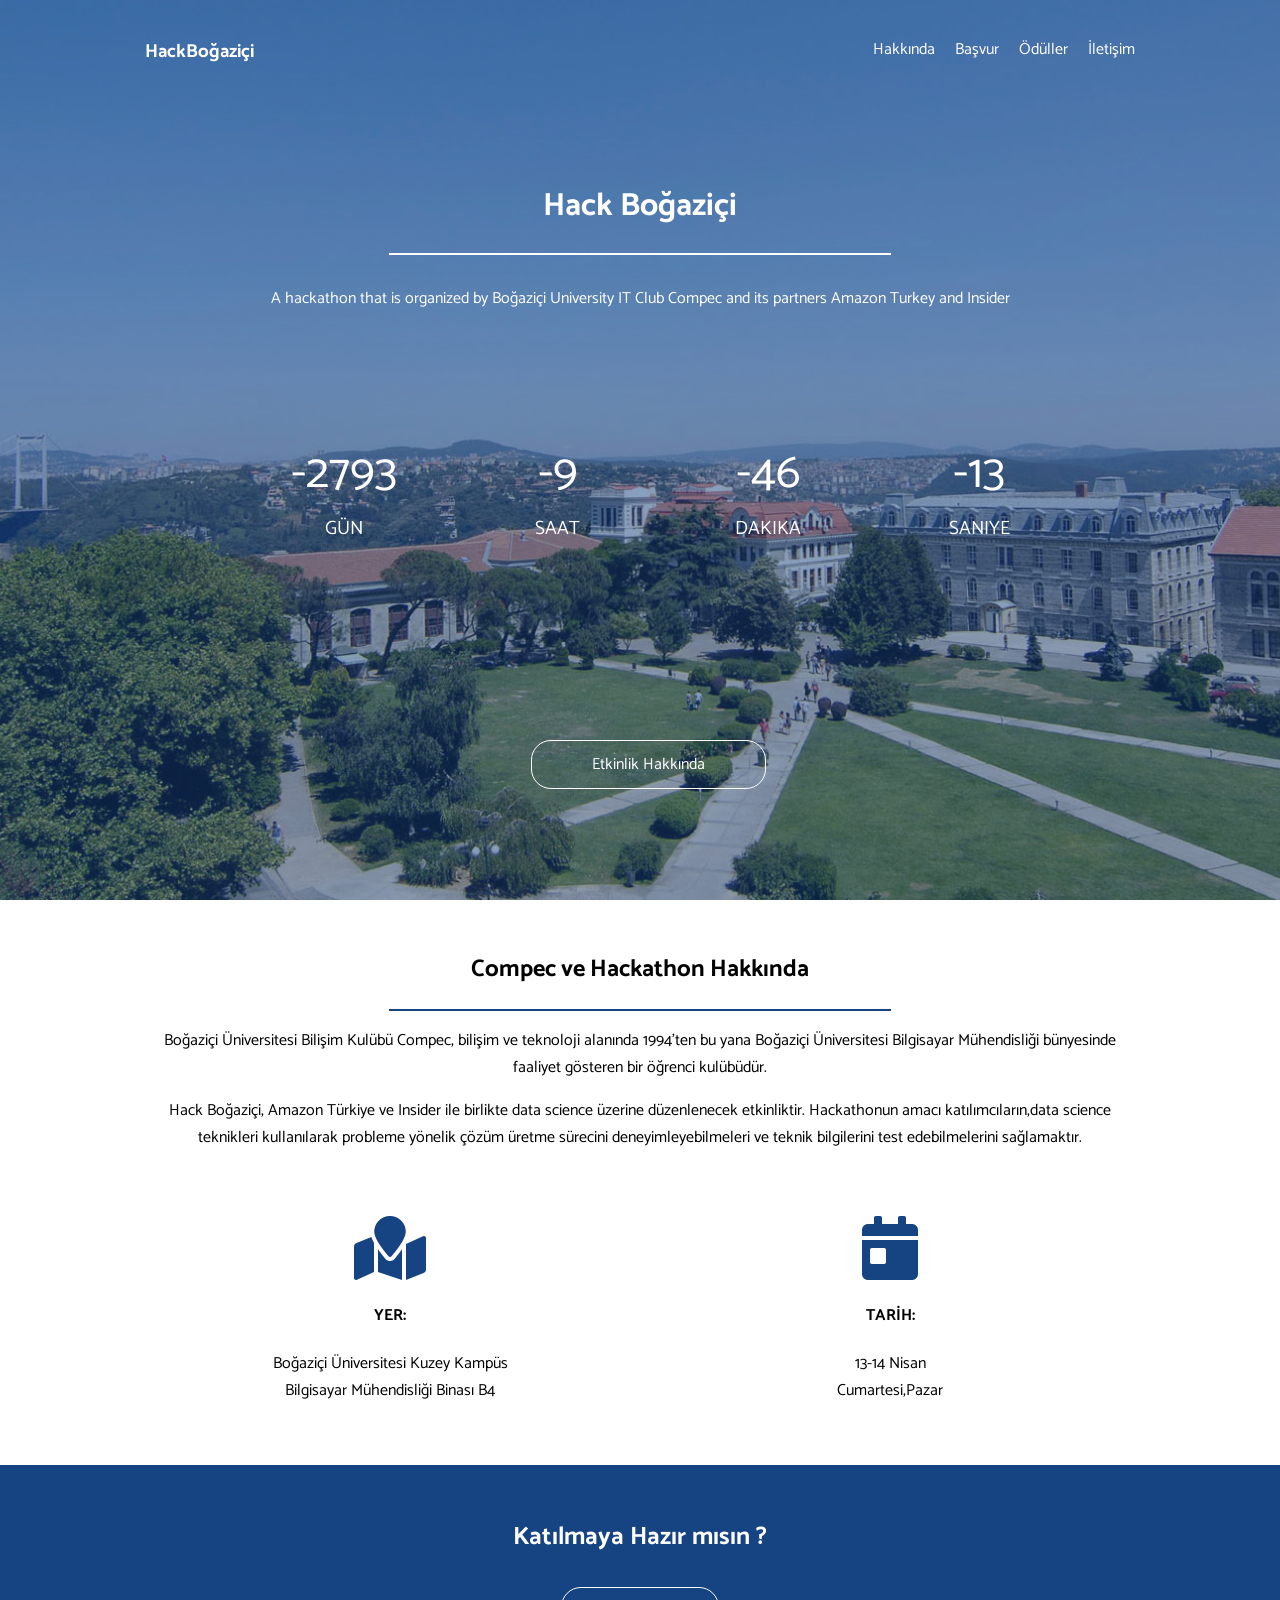
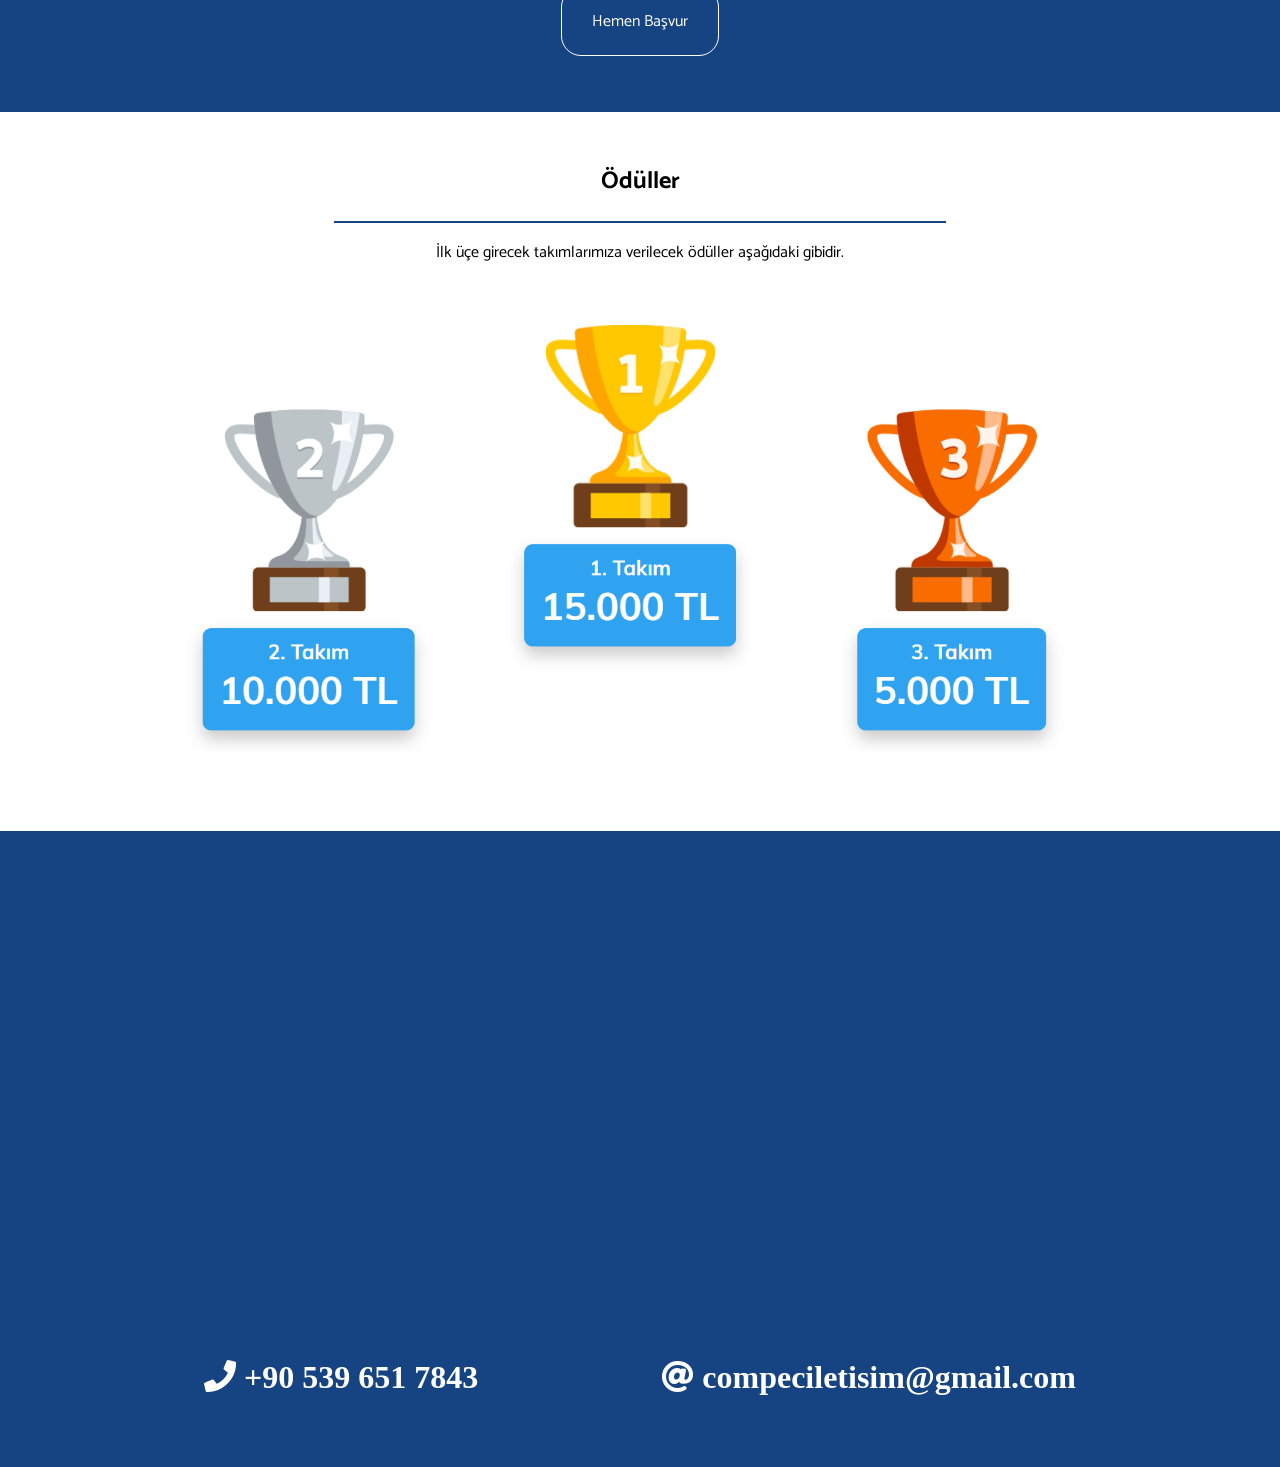
<file: index.html>
<!DOCTYPE html>
<html>
<head>
    <meta charset="utf-8" />
    <meta http-equiv="X-UA-Compatible" content="IE=edge">
    <title>Hack Boğaziçi</title>
    <meta name="viewport" content="width=device-width, initial-scale=1">
    
    <link rel="stylesheet" href="style.css" type="text/css">
    <link rel="shortcut icon" type="image/png" href="assets/favicon.PNG">
    <link rel="stylesheet" href="https://use.fontawesome.com/releases/v5.7.2/css/all.css" integrity="sha384-fnmOCqbTlWIlj8LyTjo7mOUStjsKC4pOpQbqyi7RrhN7udi9RwhKkMHpvLbHG9Sr" crossorigin="anonymous">
    <script src="countdown.js"></script>
    <script src="https://ajax.googleapis.com/ajax/libs/jquery/3.3.1/jquery.min.js"></script>
    
    <!--
    <script type="text/javascript">
        $(window).on('scroll',function(){
            if($(window).scrollTop()){
                $('nav').addClass('colored');
            }
            else{
                $('nav').removeClass('colored');
            }
        })
    </script>-->
</head>
<body>

    <header>
        <div class="overlay">
            <nav>
                <div class="wrapper">
                    <div class="container">    
                        <h3 class="logo">HackBoğaziçi</h3>

                        <ul>
                                <li><a href="#about">Hakkında</a></li>
                                <li><a href="#ready">Başvur</a></li>
                                <li><a href="#prizes">Ödüller</a></li>
                                <li><a href="#map">İletişim</a></li>
                            </ul>
                    </div>
                </div>
            </nav>
        
            <div class="wrapper second">    
                <div class="hero-content">
                    <div class="text">
                        <h1>Hack Boğaziçi</h1>
                        <hr>
                        <p>A hackathon that is organized by Boğaziçi University IT Club Compec and its partners Amazon Turkey and Insider</p>
                    </div>
                    <div class="countdown">
                            <ul>
                                <li><span id="days"></span>Gün</li>
                                <li><span id="hours"></span>Saat</li>
                                <li><span id="minutes"></span>Dakika</li>
                                <li><span id="seconds"></span>Saniye</li>
                            </ul>
                    </div>
                    <div class="hero-btn">
                            <a href="#about">Etkinlik Hakkında</a>
                    </div>
                </div>
            </div>    
        </div>

    </header>

    <!--
    <div class="hero">
        <div class="overlay">
            <nav>
                <ul>
                    <li><a href="#about">Hakkında</a></li>
                    <li><a href="#ready">Başvur</a></li>
                    <li><a href="#prizes">Ödüller</a></li>
                    <li><a href="#map">İletişim</a></li>
                </ul>
            </nav>
            
                <div class="hero-content">
                    <div class="wrapper">
                    <h1>Hack Bogazici</h1>
                    <hr>
                    <p>A hackathon that is organized by Boğaziçi University IT Club Compec and its partners Amazon Turkey and Insider</p>
                    <div class="countdown">
                        <ul>
                            <li><span id="days"></span>gün:</li>
                            <li><span id="hours"></span>saat:</li>
                            <li><span id="minutes"></span>Dakika:</li>
                            <li><span id="seconds"></span>Saniye:</li>
                        </ul>
                    </div>
                    <div class="hero-btn">
                        <a href="#about" class="about-link">Etkinlik Hakkında</a>
                    </div>
                </div>
                </div> 
        </div>
    </div>-->
    
    
        <section id="about">
            <div class="wrapper">
                <h2>Compec ve Hackathon Hakkında</h2>
                <hr>
                <p>Boğaziçi Üniversitesi Bilişim Kulübü Compec, bilişim ve teknoloji alanında 1994'ten bu yana Boğaziçi Üniversitesi Bilgisayar
                    Mühendisliği bünyesinde faaliyet gösteren bir öğrenci kulübüdür.
                </p>

                <p class="x">Hack Boğaziçi, Amazon Türkiye ve Insider ile birlikte data science üzerine düzenlenecek etkinliktir. Hackathonun amacı katılımcıların,data
                science teknikleri kullanılarak probleme yönelik çözüm üretme sürecini deneyimleyebilmeleri ve teknik bilgilerini test edebilmelerini
                sağlamaktır.
                </p>

                <div class="info">
                    <div class="location">
                        <i class="fas fa-map-marked fa-4x"></i>
                        <div class="flex-content">
                            <h4>YER:</h4>
                            <p>Boğaziçi Üniversitesi Kuzey Kampüs<br>Bilgisayar Mühendisliği Binası B4</p>
                        </div>
                    </div>
                    <div class="date">
                        <i class="fas fa-calendar-day fa-4x"></i>
                        <div class="flex-content">
                            <h4>TARİH:</h4>
                            <p>13-14 Nisan<br>Cumartesi,Pazar</p>
                        </div>
                    </div>
                </div>
            </div>
        </section>

        <section id="ready">
            <h2>Katılmaya Hazır mısın ? </h2>
            <div>
                <a href="#" class="apply">Hemen Başvur</a>
            </div>
            
            <span></span>
        </section>

        <section id="prizes">
            <h2>Ödüller</h2>
            <hr>
            <p>İlk üçe girecek takımlarımıza verilecek ödüller aşağıdaki gibidir.</p>
            <img src="/assets/prizes.PNG" alt="prizes">
        </section>
        
        <section id="map">
            <iframe src="https://www.google.com/maps/embed?pb=!1m14!1m8!1m3!1d12029.039820180331!2d29.0446262!3d41.0851665!3m2!1i1024!2i768!4f13.1!3m3!1m2!1s0x0%3A0x9d2497b07c8edb2f!2zQm_En2F6acOnaSDDnG5pdmVyc2l0ZXNpIEt1emV5IEthbXDDvHM!5e0!3m2!1str!2str!4v1551906420658" 
        width="100%" height="450" frameborder="0" style="border:0" allowfullscreen></iframe>

            <div class="contact">
                <div class="contact-way">
                    <i class="fas fa-phone fa-2x"> +90 539 651 7843</i>
                   
                </div>
                <div class="contact-way">
                    <i class="fas fa-at fa-2x"> compeciletisim@gmail.com</i>
                    
                </div>
            </div>
        </section>
       
    
</body>
</html>
</file>
<file: style.css>
@import url('https://fonts.googleapis.com/css?family=Catamaran:300,400,600');

html,body{
    margin: 0;
    padding: 0;
}

html{
    font-family: 'Catamaran',sans-serif;
    box-sizing: border-box;
}

.wrapper{
    max-width: 1000px;
    margin: 0 auto;
    height: auto;
    overflow: hidden;
}

header{
    background-image:url("/assets/boun.jpg");
    background-position: center;
    background-size: cover;
    width: 100vw;
    height: 100vh;
}

.overlay{
    position: absolute;
    top: 0;
    left: 0;
    width: 100vw;
    height: 100vh;
    background-color: rgba(22, 67, 130, 0.5);
}

header h3{
    margin: 16px 0;
    color: #fff;
}

nav{
    padding: 20px 0;
    background-color:  rgba(0,0,0,0);
    width: 100vw;
    /**
    position: fixed;
    z-index: 99;
    display: block;
    */
}

nav .container{
    display: flex;
    flex-wrap: wrap;
    justify-content: space-between;
    padding: 0 5px;
}

@media (max-width:450px){
    nav{
       display: none;
    }
}

nav ul{
    display: flex;
    justify-content: flex-end;
    
}

nav ul li{
    list-style:none;
    margin-left: 20px;
}

nav ul li a{
    text-decoration: none;
    color: #fff;
}

.hero-content{
  
    text-align: center;
    height: 80vh;
    padding: 10px 0;
    color: #fff;
    display: flex;
    flex-direction: column;
    justify-content: space-around;
}

.hero-content hr{
    border: 1.5px solid #fff;
    width: 50%;
    margin-bottom: 30px;
}

.hero-content li{
    list-style: none;
}

.countdown{
    margin-bottom: 100px;
}
.countdown ul{
    display: flex;
    justify-content: space-evenly;
    flex-wrap: wrap;
}
.countdown span{
    font-size: 3rem;
    display: block;
}

.countdown li{
    display: inline-block;
    text-transform: uppercase;
    min-width: 100px;
    font-size: 1.2em;
}

.hero-btn{
    text-align: center;
    margin-left: 16.8px;
    margin-bottom: 10px;
}
.hero-btn a{
    text-decoration: none;
    color: #fff;
    border:1px solid #fff;
    border-radius: 20px;
    padding: 10px 60px;
    
}

.hero-btn a:hover{
    background-color: rgba(22, 67, 130, 1);
}


/**
nav{
    padding: 20px;
    
    transition: .5s;
}

nav .colored{
    background-color:red;
    height: 80px;
    position: fixed;
}

nav ul{
    margin: 0;
    list-style: none;
    display: flex;
    flex-flow: row;
    justify-content: flex-end;

}

nav ul li{
    margin-left: 3%;
}

nav ul a{
    text-decoration: none;
    color: #fff;
    transition: .5s;
}

nav ul a:hover{
    border-bottom: 1px solid #fff;
}

.overlay{
    position: absolute;
    top: 0;
    left: 0;
    width: 100%;
    height: 100%;
    background-color: rgba(22, 67, 130, 0.5);
}


.hero{
    margin: 0;
    width: 100%;
    height: 100%;
    color:#fff;

    background: url(/assets/boun.jpg);
    background-size: cover;
    background-position: center;

    position: relative;
}

.hero-content{
    text-align: center;
    position: absolute;
    top: 50%;
    left: 50%;
    transform: translate(-50%,-50%);
}

.hero-content h1{
    font-weight: 600;
    font-size: 40px;
    letter-spacing: 30px;
    text-transform: uppercase;
}

.hero-content hr{
    border: 1.5px solid #fff;
    width: 100%;
   
}

.hero-content p{
    position: relative;
    font-weight: 400;
    font-size: 1.5em;
    display: flex;
    flex-flow: column;
    justify-content: center;

}

.about-link{
    text-decoration: none;
    color: #fff;
    border: 1px solid #fff;
    border-radius: 20px;
    padding: 20px 60px;
    
}

.about-link:hover{
    background-color: rgba(22, 67, 130, 1);
}

.countdown{
    margin-bottom: 50px;
}

.countdown ul{
    padding: 0;
    display: flex;
    justify-content: space-around;
    flex-wrap: wrap;
}

.countdown li {
    display: inline-block;
    font-size: 1.2em;
    list-style-type: none;
    text-transform: uppercase;
    flex-grow: 1;
    flex-wrap: wrap;
    flex-basis: 0;
}

.countdown li span {
    display: block;
    font-size: 4.5rem;
}

**/

#about{
    padding: 30px;
    text-align: left;
    height: auto;
    background-color:#fff;
    text-align: center;
    
}

#about h1{
    
font-weight: 600;
}

#about hr{
    border: 1.2px solid rgba(22, 67, 130, 1);
    width: 50%;
    margin: 0 auto 10 auto;
}

#about .x{
    margin-bottom: 50px;
}

i{
color: rgba(22, 67, 130, 1);
}

#about .info{
    text-align: center;
    display:flex;
    flex-flow: row;
    justify-content: space-around;
    align-items: center;
    flex-wrap: wrap;
}


#about .info .location , #about .info .date{
    width: 300px;  
    padding: 15px 0;
} 


#ready{
    height: auto;
    padding-top:30px;
    padding-bottom: 50px;
    text-align: center;
    color: #fff;
    background-color:  rgba(22, 67, 130, 1);
}

#ready h2{
    font-size: 25px;
    margin-bottom: 50px;
}

#ready a{
    text-decoration: none;
    color: #fff;
    border: 1px solid #fff;
    border-radius: 20px;
    padding: 20px 30px;
    margin: auto;
}

#ready a:hover{
    background-color: #5881b0;
}

#ready span{
    margin: 20px;
}

#prizes{
    text-align: center;
    padding: 30px;
}

#prizes hr{
border: 1.2px solid rgba(22, 67, 130, 1);
width: 50%;
margin: 20 auto;
}

#prizes img{
    max-width: 960px;
    margin-top: 30px;
}

#map{
    padding: 20px;
    background-color:  rgba(22, 67, 130, 1);
    
}

.contact{
    margin-top: 50px;
    margin-bottom: 50px;
    display: flex;
    justify-content: space-evenly;
}
.contact i{
    color: #fff;
}
</file>
